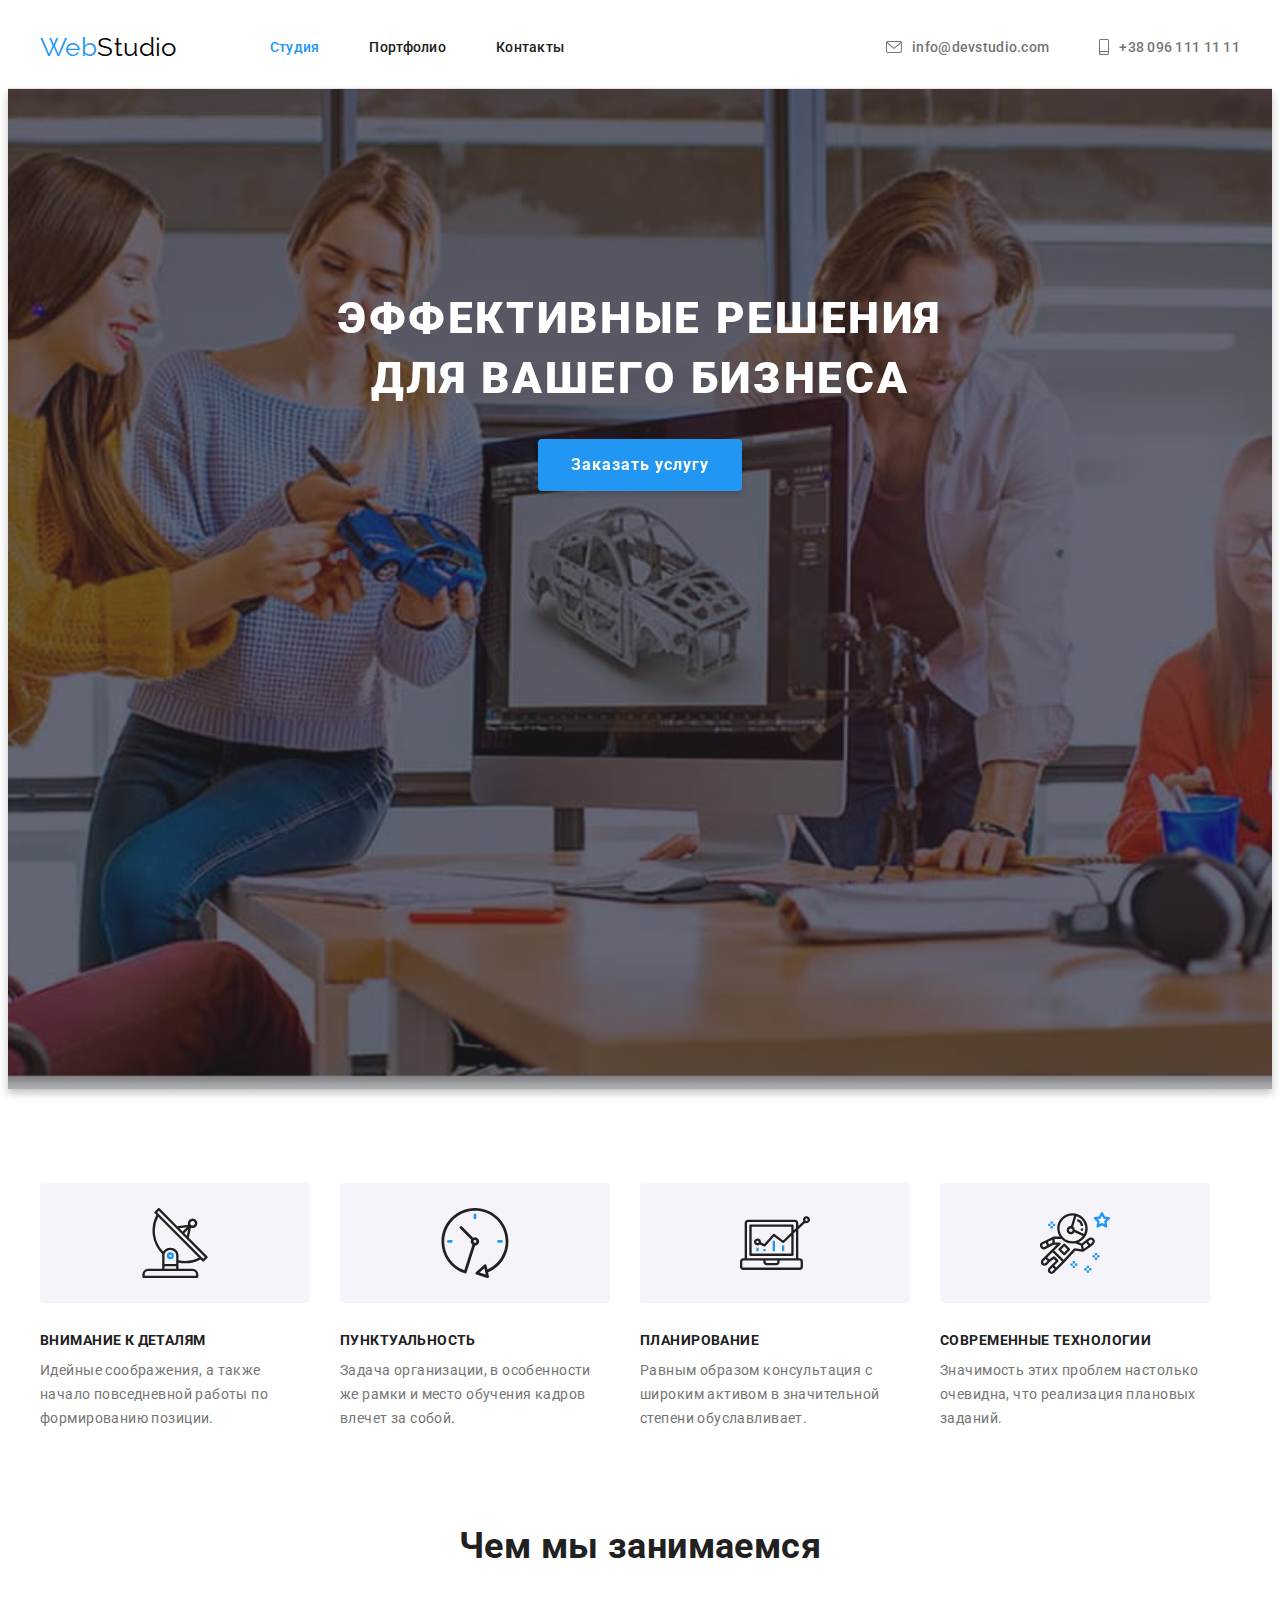
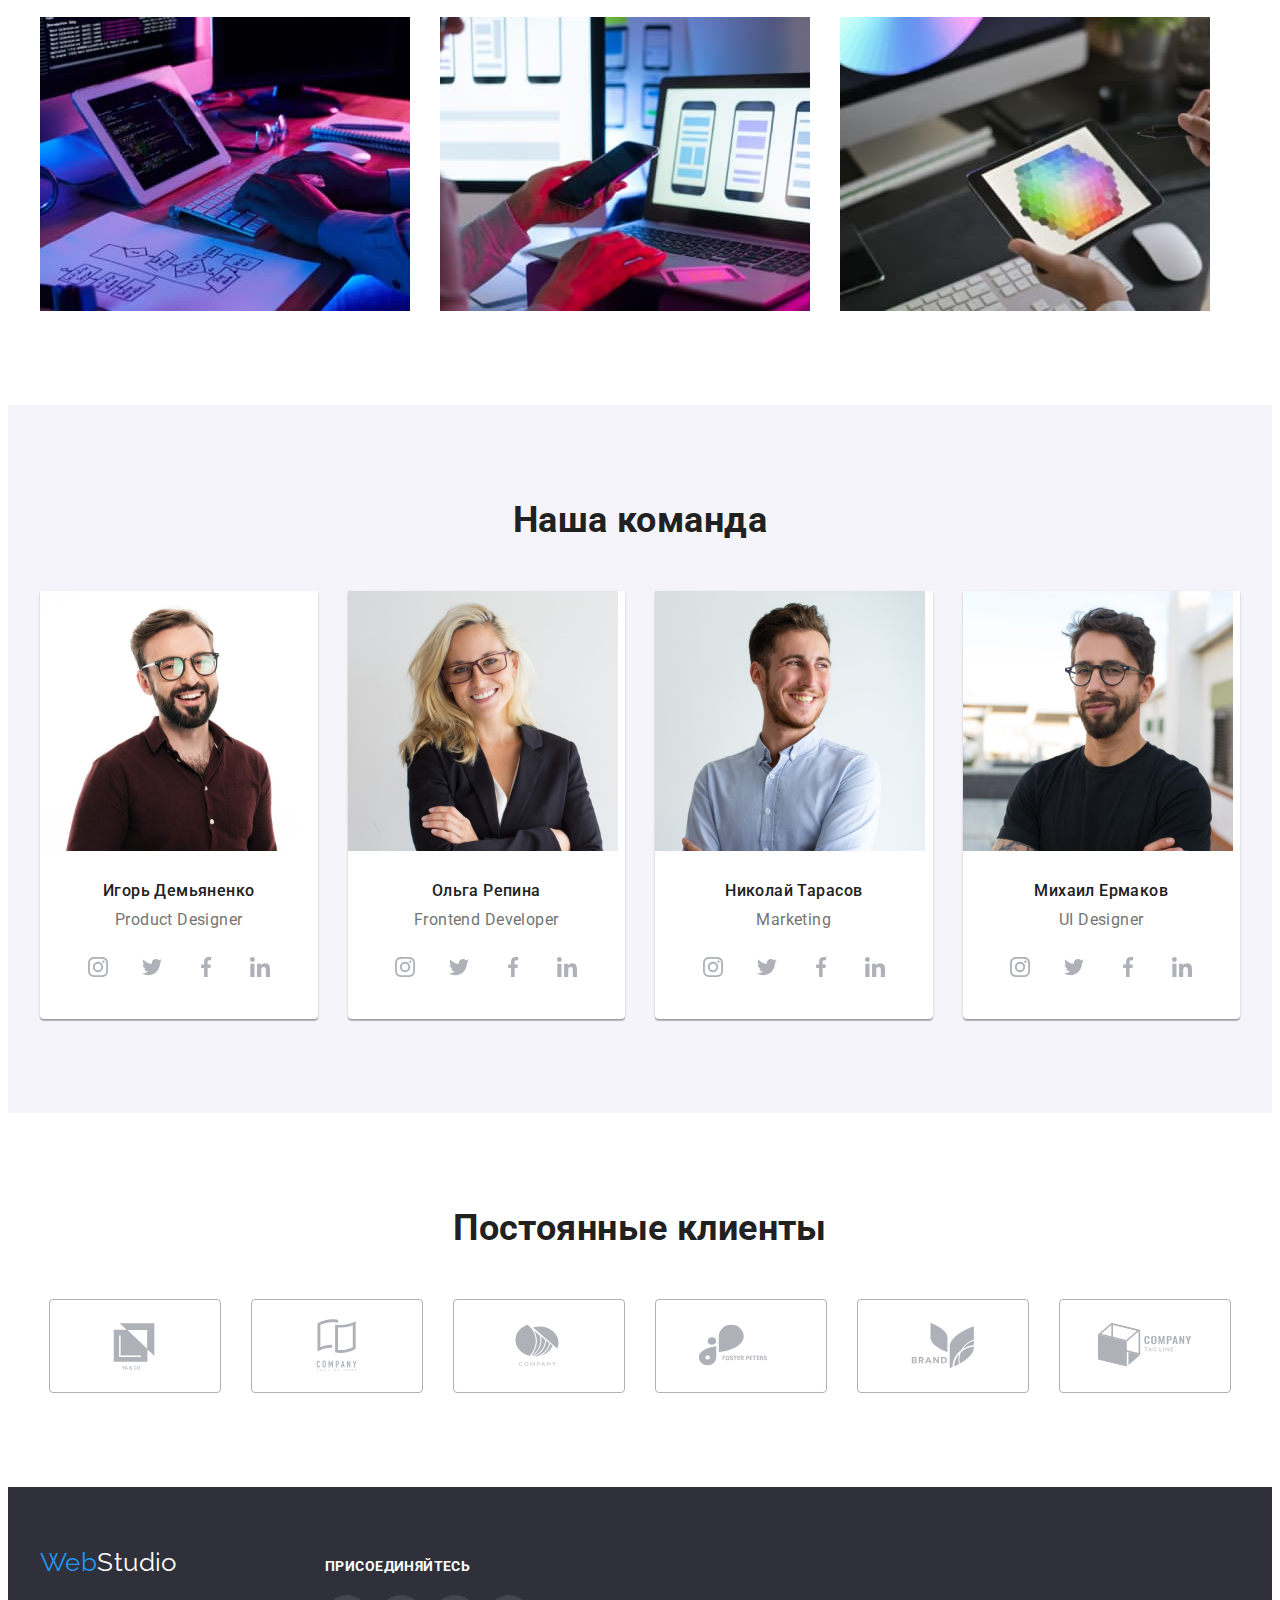
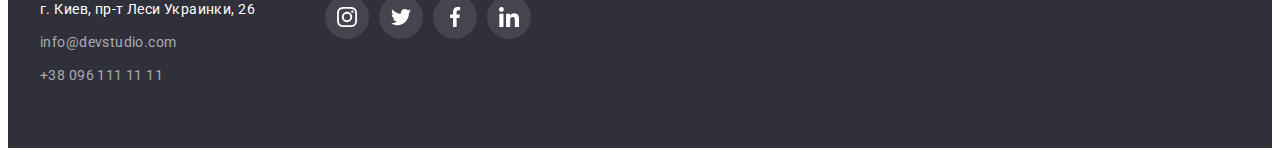
<file: index.html>
<!DOCTYPE html>
<html lang="ru">
  <head>
    <meta charset="UTF-8" />
    <meta http-equiv="X-UA-Compatible" content="IE=edge" />
    <meta name="viewport" content="width=device-width, initial-scale=1.0" />
    <title>WebStudio</title>
    <link rel="preconnect" href="https://fonts.googleapis.com" />
    <link rel="preconnect" href="https://fonts.gstatic.com" crossorigin />
    <link
      href="https://fonts.googleapis.com/css2?family=Raleway:wght@700&family=Roboto:wght@400;500;700;900&display=swap"
      rel="stylesheet"
    />
    <link
      rel="stylesheet"
      href="https://cdnjs.cloudflare.com/ajax/libs/modern-normalize/1.1.0/modern-normalize.min.css"
      integrity="sha512-wpPYUAdjBVSE4KJnH1VR1HeZfpl1ub8YT/NKx4PuQ5NmX2tKuGu6U/JRp5y+Y8XG2tV+wKQpNHVUX03MfMFn9Q=="
      crossorigin="anonymous"
      referrerpolicy="no-referrer"
    />
    <link rel="stylesheet" href="./css/styles.css" />
  </head>
  <body>
    <!-- Шапка -->
    <header class="header">
      <div class="container main">
        <nav class="main-nav">
          <a href="./index.html" class="header-logo"><span class="logo-part">Web</span>Studio</a>
          <ul class="header-nav list">
            <li class="item"><a href="./index.html" class="link current">Студия</a></li>
            <li class="item"><a href="./portfolio.html" class="link">Портфолио</a></li>
            <li class="item"><a href="" class="link">Контакты</a></li>
          </ul>
        </nav>
        <ul class="header-contacts list">
          <li class="item">
            <a href="mailto:info@devstudio.com" class="link">
              <svg class="header-icon" width="16" height="12">
                <use href="./images/icons.svg#icon-envelope"></use></svg
              >info@devstudio.com</a
            >
          </li>
          <li class="item">
            <a href="tel:+380961111111" class="link"
              ><svg class="header-icon" width="10" height="16">
                <use href="./images/icons.svg#icon-smartphone"></use></svg
              >+38 096 111 11 11</a
            >
          </li>
        </ul>
      </div>
    </header>
    <main>
      <!-- Герой -->
      <section class="hero">
        <div class="container">
          <h1 class="hero-title">Эффективные решения для вашего бизнеса</h1>
          <button type="button" class="button-primary">Заказать услугу</button>
        </div>
      </section>
      <!-- Преимущества -->
      <section class="section">
        <div class="container">
          <h2 class="visually-hidden">Преимущества</h2>
          <ul class="feature-list list">
            <li class="item">
              <div class="features-icon-box">
                <svg class="features-icon" width="70" height="70">
                  <use href="./images/icons.svg#icon-antenna"></use>
                </svg>
              </div>
              <h3 class="title">Внимание к деталям</h3>
              <p>
                Идейные соображения, а также начало повседневной работы по формированию позиции.
              </p>
            </li>
            <li class="item">
              <div class="features-icon-box">
                <svg class="features-icon" width="70" height="70">
                  <use href="./images/icons.svg#icon-clock"></use>
                </svg>
              </div>
              <h3 class="title">Пунктуальность</h3>
              <p>
                Задача организации, в особенности же рамки и место обучения кадров влечет за собой.
              </p>
            </li>
            <li class="item">
              <div class="features-icon-box">
                <svg class="features-icon" width="70" height="70">
                  <use href="./images/icons.svg#icon-diagram"></use>
                </svg>
              </div>
              <h3 class="title">Планирование</h3>
              <p>
                Равным образом консультация с широким активом в значительной степени обуславливает.
              </p>
            </li>
            <li class="item">
              <div class="features-icon-box">
                <svg class="features-icon" width="70" height="70">
                  <use href="./images/icons.svg#icon-astronaut"></use>
                </svg>
              </div>
              <h3 class="title">Современные технологии</h3>
              <p>Значимость этих проблем настолько очевидна, что реализация плановых заданий.</p>
            </li>
          </ul>
        </div>
      </section>
      <!-- Чем мы занимаемся -->
      <section class="section work">
        <div class="container">
          <h2 class="section-title">Чем мы занимаемся</h2>
          <ul class="work-list list">
            <li class="item"><img src="./images/img1.jpg" alt="вёрстка" width="370" /></li>
            <li class="item"><img src="./images/img2.jpg" alt="дизайн" width="370" /></li>
            <li class="item">
              <img src="./images/img3.jpg" alt="внешнее оформление" width="370" />
            </li>
          </ul>
        </div>
      </section>
      <!-- Наша команда -->
      <section class="section team">
        <div class="container">
          <h2 class="section-title">Наша команда</h2>
          <ul class="team-list list">
            <li class="item">
              <img src="./images/photo1.jpg" alt="Игорь Демьяненко" width="270" />
              <div class="employee">
                <h3 class="title">Игорь Демьяненко</h3>
                <p>Product Designer</p>
                <ul class="sn-list list">
                  <li>
                    <a href="#" class="sn-link"
                      ><svg class="team-icon" width="20" height="20">
                        <use href="./images/icons.svg#icon-instagram"></use></svg
                    ></a>
                  </li>
                  <li>
                    <a href="#" class="sn-link"
                      ><svg class="team-icon" width="20" height="20">
                        <use href="./images/icons.svg#icon-twitter"></use></svg
                    ></a>
                  </li>
                  <li>
                    <a href="#" class="sn-link"
                      ><svg class="team-icon" width="20" height="20">
                        <use href="./images/icons.svg#icon-facebook"></use></svg
                    ></a>
                  </li>
                  <li>
                    <a href="#" class="sn-link"
                      ><svg class="team-icon" width="20" height="20">
                        <use href="./images/icons.svg#icon-linkedin"></use></svg
                    ></a>
                  </li>
                </ul>
              </div>
            </li>
            <li class="item">
              <img src="./images/photo2.jpg" alt="Ольга Репина" width="270" />
              <div class="employee">
                <h3 class="title">Ольга Репина</h3>
                <p>Frontend Developer</p>
                <ul class="sn-list list">
                  <li>
                    <a href="#" class="sn-link"
                      ><svg class="team-icon" width="20" height="20">
                        <use href="./images/icons.svg#icon-instagram"></use></svg
                    ></a>
                  </li>
                  <li>
                    <a href="#" class="sn-link"
                      ><svg class="team-icon" width="20" height="20">
                        <use href="./images/icons.svg#icon-twitter"></use></svg
                    ></a>
                  </li>
                  <li>
                    <a href="#" class="sn-link"
                      ><svg class="team-icon" width="20" height="20">
                        <use href="./images/icons.svg#icon-facebook"></use></svg
                    ></a>
                  </li>
                  <li>
                    <a href="#" class="sn-link"
                      ><svg class="team-icon" width="20" height="20">
                        <use href="./images/icons.svg#icon-linkedin"></use></svg
                    ></a>
                  </li>
                </ul>
              </div>
            </li>
            <li class="item">
              <img src="./images/photo3.jpg" alt="Николай Тарасов" width="270" />
              <div class="employee">
                <h3 class="title">Николай Тарасов</h3>
                <p>Marketing</p>
                <ul class="sn-list list">
                  <li>
                    <a href="#" class="sn-link"
                      ><svg class="team-icon" width="20" height="20">
                        <use href="./images/icons.svg#icon-instagram"></use></svg
                    ></a>
                  </li>
                  <li>
                    <a href="#" class="sn-link"
                      ><svg class="team-icon" width="20" height="20">
                        <use href="./images/icons.svg#icon-twitter"></use></svg
                    ></a>
                  </li>
                  <li>
                    <a href="#" class="sn-link"
                      ><svg class="team-icon" width="20" height="20">
                        <use href="./images/icons.svg#icon-facebook"></use></svg
                    ></a>
                  </li>
                  <li>
                    <a href="#" class="sn-link"
                      ><svg class="team-icon" width="20" height="20">
                        <use href="./images/icons.svg#icon-linkedin"></use></svg
                    ></a>
                  </li>
                </ul>
              </div>
            </li>
            <li class="item">
              <img src="./images/photo4.jpg" alt="Михаил Ермаков" width="270" />
              <div class="employee">
                <h3 class="title">Михаил Ермаков</h3>
                <p>UI Designer</p>
                <ul class="sn-list list">
                  <li>
                    <a href="#" class="sn-link"
                      ><svg class="team-icon" width="20" height="20">
                        <use href="./images/icons.svg#icon-instagram"></use></svg
                    ></a>
                  </li>
                  <li>
                    <a href="#" class="sn-link"
                      ><svg class="team-icon" width="20" height="20">
                        <use href="./images/icons.svg#icon-twitter"></use></svg
                    ></a>
                  </li>
                  <li>
                    <a href="#" class="sn-link"
                      ><svg class="team-icon" width="20" height="20">
                        <use href="./images/icons.svg#icon-facebook"></use></svg
                    ></a>
                  </li>
                  <li>
                    <a href="#" class="sn-link"
                      ><svg class="team-icon" width="20" height="20">
                        <use href="./images/icons.svg#icon-linkedin"></use></svg
                    ></a>
                  </li>
                </ul>
              </div>
            </li>
          </ul>
        </div>
      </section>
      <section class="section">
        <div class="container">
          <h2 class="section-title">Постоянные клиенты</h2>
          <ul class="clients-list list">
            <li class="clients-list-item">
              <a href="#" class="clients-link"
                ><svg class="clients-icon" width="106" height="60">
                  <use href="./images/icons.svg#icon-client1"></use></svg
              ></a>
            </li>
            <li class="clients-list-item">
              <a href="#" class="clients-link"
                ><svg class="clients-icon" width="106" height="60">
                  <use href="./images/icons.svg#icon-client2"></use></svg
              ></a>
            </li>
            <li class="clients-list-item">
              <a href="#" class="clients-link"
                ><svg class="clients-icon" width="106" height="60">
                  <use href="./images/icons.svg#icon-client3"></use></svg
              ></a>
            </li>
            <li class="clients-list-item">
              <a href="#" class="clients-link"
                ><svg class="clients-icon" width="106" height="60">
                  <use href="./images/icons.svg#icon-client4"></use></svg
              ></a>
            </li>
            <li class="clients-list-item">
              <a href="#" class="clients-link"
                ><svg class="clients-icon" width="106" height="60">
                  <use href="./images/icons.svg#icon-client5"></use></svg
              ></a>
            </li>
            <li class="clients-list-item">
              <a href="#" class="clients-link"
                ><svg class="clients-icon" width="106" height="60">
                  <use href="./images/icons.svg#icon-client6"></use></svg
              ></a>
            </li>
          </ul>
        </div>
      </section>
    </main>
    <!-- Подвал -->
    <footer class="footer">
      <div class="container footer-full">
        <div>
          <a href="./index.html" class="footer-logo"><span class="logo-part">Web</span>Studio</a>
          <address class="address">
            <ul class="list">
              <li class="item">
                <a
                  href="https://goo.gl/maps/SSPjzbEgwxRzzAgQ6"
                  target="_blank"
                  rel="noopener noreferrer nofollow"
                  class="address-map"
                  >г. Киев, пр-т Леси Украинки, 26</a
                >
              </li>
              <li class="item">
                <a href="mailto:info@devstudio.com" class="footer-contacts">info@devstudio.com</a>
              </li>
              <li class="item">
                <a href="tel:+380961111111" class="footer-contacts">+38 096 111 11 11</a>
              </li>
            </ul>
          </address>
        </div>

        <div class="join">
          <b class="join-title">Присоединяйтесь</b>
          <ul class="join-list list">
            <li>
              <a href="#" class="join-link"
                ><svg class="join-icon" width="20" height="20">
                  <use href="./images/icons.svg#icon-instagram"></use></svg
              ></a>
            </li>
            <li>
              <a href="#" class="join-link"
                ><svg class="join-icon" width="20" height="20">
                  <use href="./images/icons.svg#icon-twitter"></use></svg
              ></a>
            </li>
            <li>
              <a href="#" class="join-link"
                ><svg class="join-icon" width="20" height="20">
                  <use href="./images/icons.svg#icon-facebook"></use></svg
              ></a>
            </li>
            <li>
              <a href="#" class="join-link"
                ><svg class="join-icon" width="20" height="20">
                  <use href="./images/icons.svg#icon-linkedin"></use></svg
              ></a>
            </li>
          </ul>
        </div>
      </div>
    </footer>
  </body>
</html>
</file>
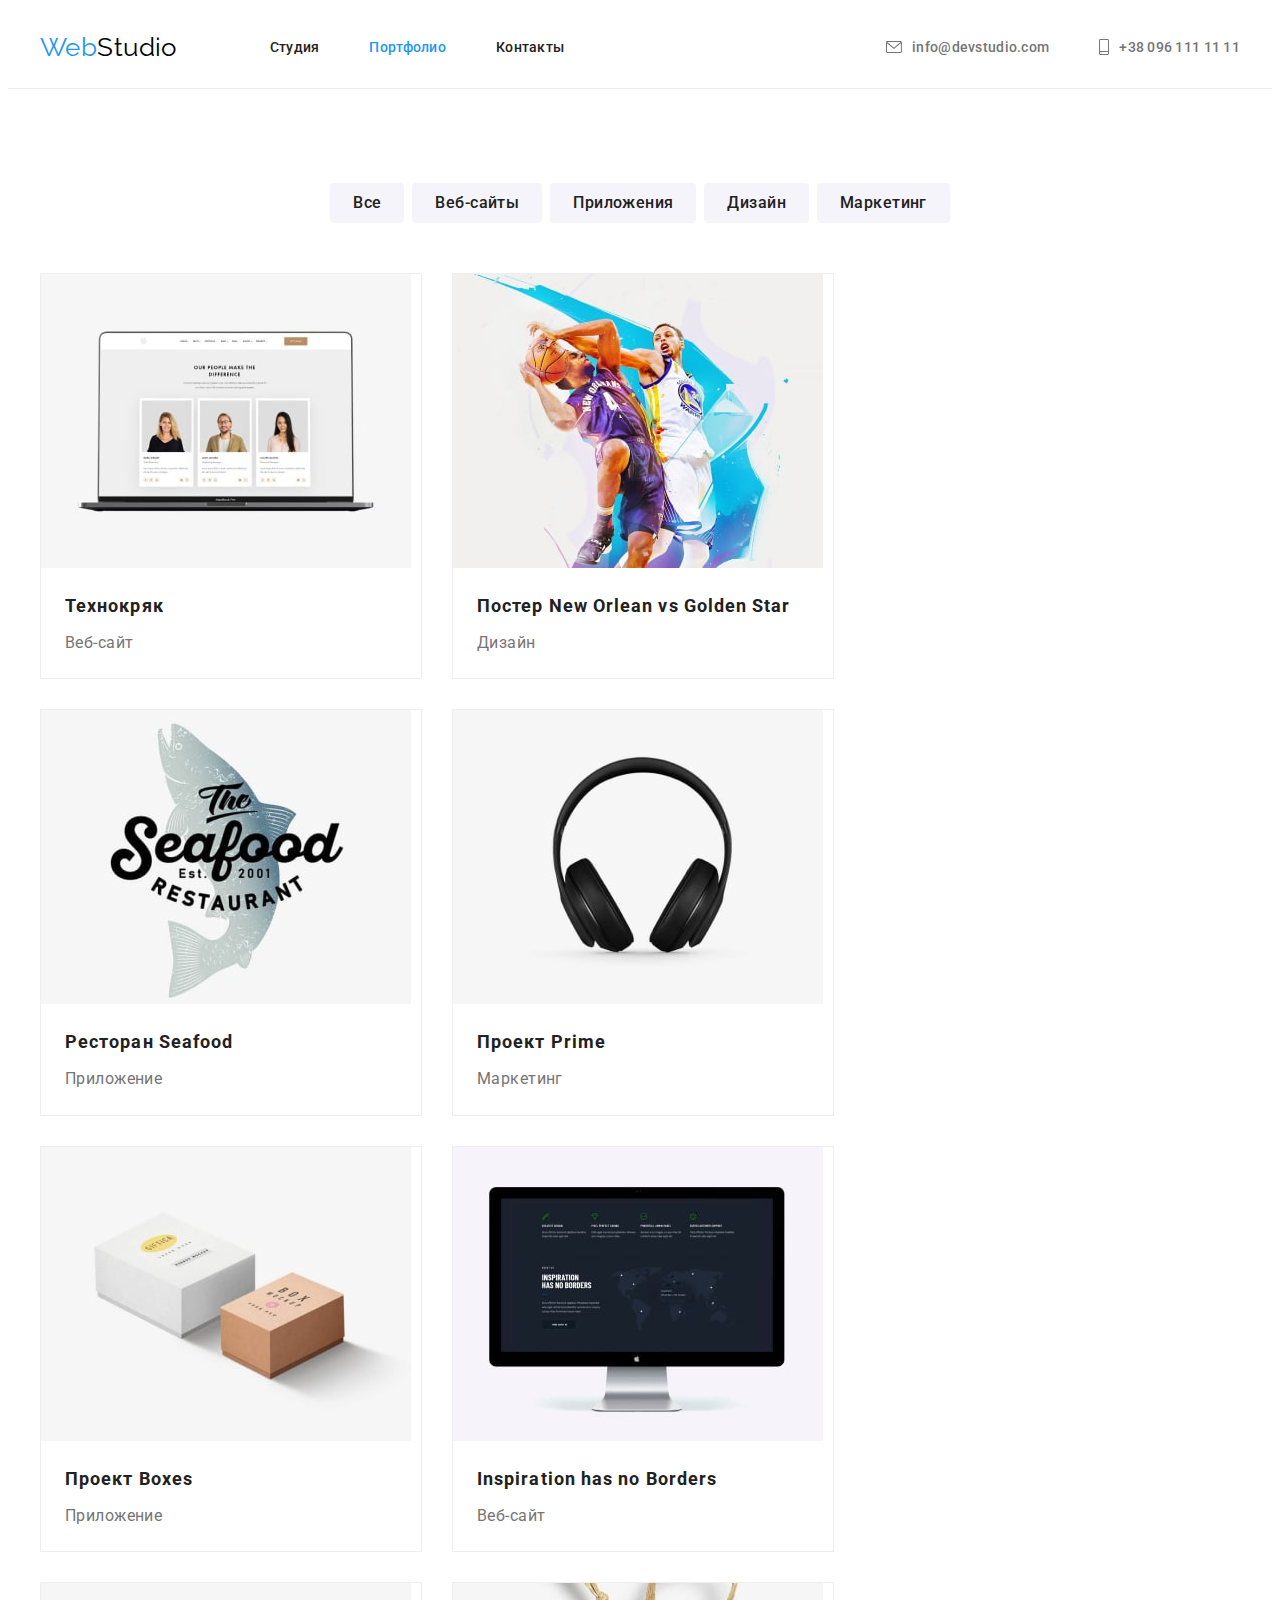
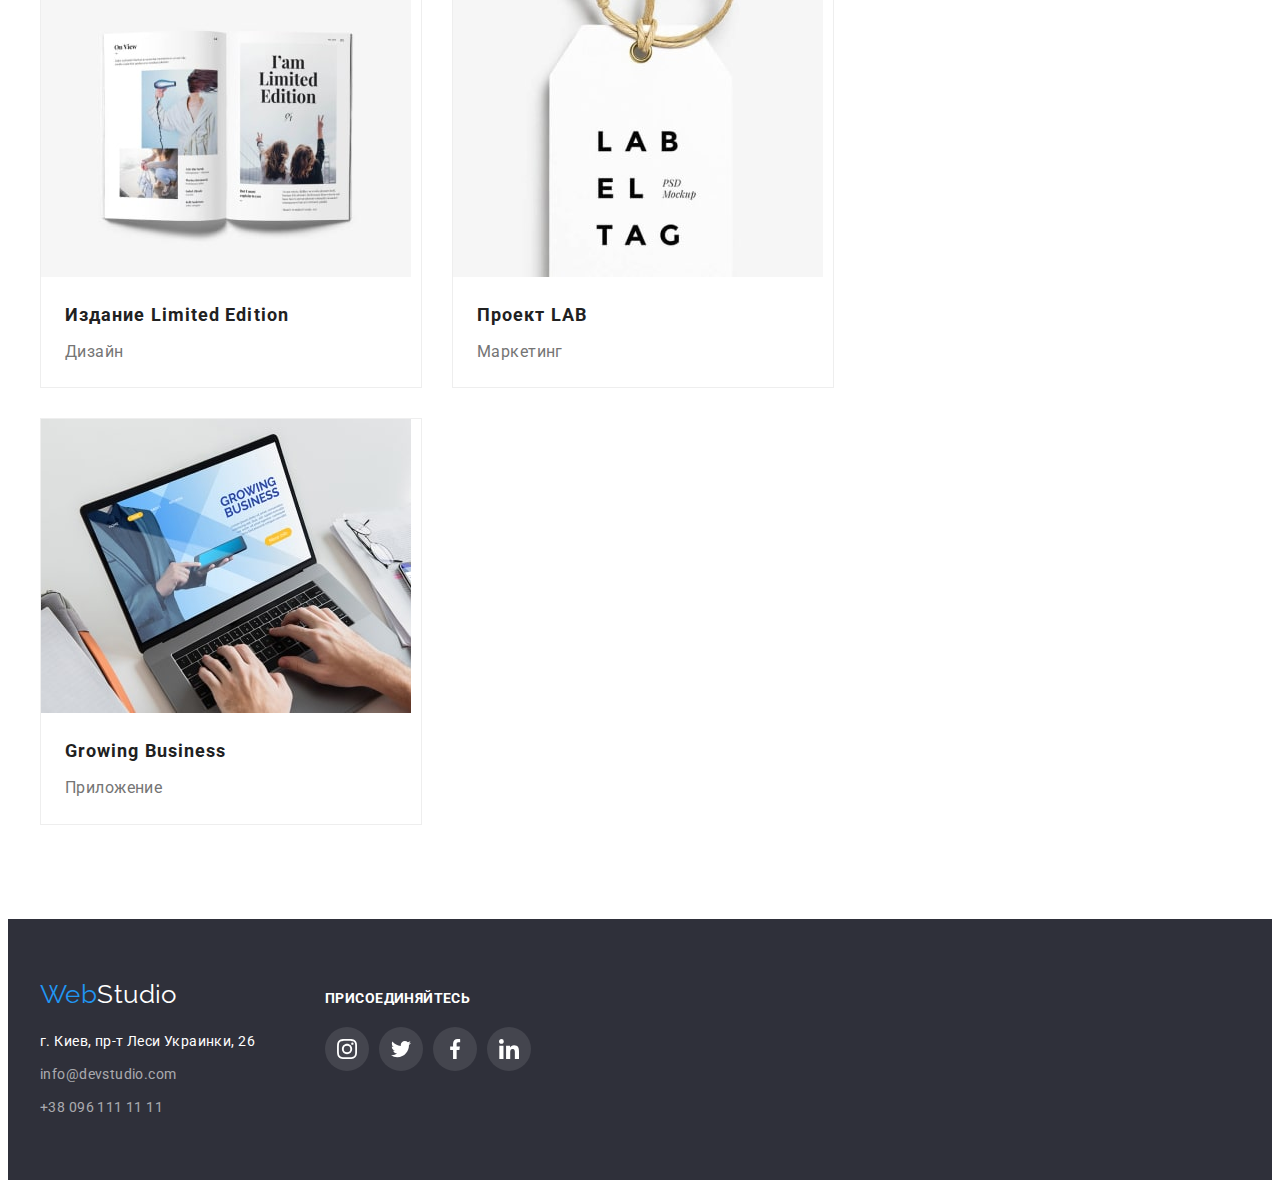
<file: portfolio.html>
<!DOCTYPE html>
<html lang="ru">
  <head>
    <meta charset="UTF-8" />
    <meta http-equiv="X-UA-Compatible" content="IE=edge" />
    <meta name="viewport" content="width=device-width, initial-scale=1.0" />
    <title>WebStudio</title>
    <link rel="preconnect" href="https://fonts.googleapis.com" />
    <link rel="preconnect" href="https://fonts.gstatic.com" crossorigin />
    <link
      href="https://fonts.googleapis.com/css2?family=Raleway:wght@700&family=Roboto:wght@400;500;700;900&display=swap"
      rel="stylesheet"
    />
    <link
      rel="stylesheet"
      href="https://cdnjs.cloudflare.com/ajax/libs/modern-normalize/1.1.0/modern-normalize.min.css"
      integrity="sha512-wpPYUAdjBVSE4KJnH1VR1HeZfpl1ub8YT/NKx4PuQ5NmX2tKuGu6U/JRp5y+Y8XG2tV+wKQpNHVUX03MfMFn9Q=="
      crossorigin="anonymous"
      referrerpolicy="no-referrer"
    />
    <link rel="stylesheet" href="./css/styles.css" />
  </head>
  <body>
    <!-- Шапка -->
    <header class="header">
      <div class="container main">
        <nav class="main-nav">
          <a href="./index.html" class="header-logo"><span class="logo-part">Web</span>Studio</a>
          <ul class="header-nav list">
            <li class="item"><a href="./index.html" class="link">Студия</a></li>
            <li class="item"><a href="./portfolio.html" class="link current">Портфолио</a></li>
            <li class="item"><a href="" class="link">Контакты</a></li>
          </ul>
        </nav>
        <ul class="header-contacts list">
          <li class="item">
            <a href="mailto:info@devstudio.com" class="link">
              <svg class="header-icon" width="16" height="12">
                <use href="./images/icons.svg#icon-envelope"></use></svg
              >info@devstudio.com</a
            >
          </li>
          <li class="item">
            <a href="tel:+380961111111" class="link"
              ><svg class="header-icon" width="10" height="16">
                <use href="./images/icons.svg#icon-smartphone"></use></svg
              >+38 096 111 11 11</a
            >
          </li>
        </ul>
      </div>
    </header>
    <main>
      <!-- Примеры работ -->
      <section class="portfolio section">
        <div class="container">
          <h1 class="visually-hidden">Наши проекты</h1>
          <ul class="buttons-list list">
            <li class="item"><button type="button" class="button-secondary">Все</button></li>
            <li class="item"><button type="button" class="button-secondary">Веб-сайты</button></li>
            <li class="item"><button type="button" class="button-secondary">Приложения</button></li>
            <li class="item"><button type="button" class="button-secondary">Дизайн</button></li>
            <li class="item"><button type="button" class="button-secondary">Маркетинг</button></li>
          </ul>
          <ul class="portfolio-list list">
            <li class="exapmles">
              <a href="#" class="examples-link">
                <img src="./images/example1.jpg" alt="Технокряк" width="370" />
                <div class="work-example">
                  <h2 class="portfolio-title">Технокряк</h2>
                  <p class="portfolio-text">Веб-сайт</p>
                </div>
              </a>
            </li>
            <li class="exapmles">
              <a href="#" class="examples-link">
                <img
                  src="./images/example2.jpg"
                  alt="Постер New Orlean vs Golden Star"
                  width="370"
                />
                <div class="work-example">
                  <h2 class="portfolio-title">Постер New Orlean vs Golden Star</h2>
                  <p class="portfolio-text">Дизайн</p>
                </div>
              </a>
            </li>
            <li class="exapmles">
              <a href="#" class="examples-link">
                <img src="./images/example3.jpg" alt="Ресторан Seafood" width="370" />
                <div class="work-example">
                  <h2 class="portfolio-title">Ресторан Seafood</h2>
                  <p class="portfolio-text">Приложение</p>
                </div>
              </a>
            </li>
            <li class="exapmles">
              <a href="#" class="examples-link">
                <img src="./images/example4.jpg" alt="Проект Prime" width="370" />
                <div class="work-example">
                  <h2 class="portfolio-title">Проект Prime</h2>
                  <p class="portfolio-text">Маркетинг</p>
                </div>
              </a>
            </li>
            <li class="exapmles">
              <a href="#" class="examples-link">
                <img src="./images/example5.jpg" alt="Проект Boxes" width="370" />
                <div class="work-example">
                  <h2 class="portfolio-title">Проект Boxes</h2>
                  <p class="portfolio-text">Приложение</p>
                </div>
              </a>
            </li>
            <li class="exapmles">
              <a href="#" class="examples-link">
                <img src="./images/example6.jpg" alt="Inspiration has no Borders" width="370" />
                <div class="work-example">
                  <h2 class="portfolio-title">Inspiration has no Borders</h2>
                  <p class="portfolio-text">Веб-сайт</p>
                </div>
              </a>
            </li>
            <li class="exapmles">
              <a href="#" class="examples-link">
                <img src="./images/example7.jpg" alt="Издание Limited Edition" width="370" />
                <div class="work-example">
                  <h2 class="portfolio-title">Издание Limited Edition</h2>
                  <p class="portfolio-text">Дизайн</p>
                </div>
              </a>
            </li>
            <li class="exapmles">
              <a href="#" class="examples-link">
                <img src="./images/example8.jpg" alt="Проект LAB" width="370" />
                <div class="work-example">
                  <h2 class="portfolio-title">Проект LAB</h2>
                  <p class="portfolio-text">Маркетинг</p>
                </div>
              </a>
            </li>
            <li class="exapmles">
              <a href="#" class="examples-link">
                <img src="./images/example9.jpg" alt="Growing Business" width="370" />
                <div class="work-example">
                  <h2 class="portfolio-title">Growing Business</h2>
                  <p class="portfolio-text">Приложение</p>
                </div>
              </a>
            </li>
          </ul>
        </div>
      </section>
    </main>
    <!-- Подвал -->
    <footer class="footer">
      <div class="container footer-full">
        <div>
          <a href="./index.html" class="footer-logo"><span class="logo-part">Web</span>Studio</a>
          <address class="address">
            <ul class="list">
              <li class="item">
                <a
                  href="https://goo.gl/maps/SSPjzbEgwxRzzAgQ6"
                  target="_blank"
                  rel="noopener noreferrer nofollow"
                  class="address-map"
                  >г. Киев, пр-т Леси Украинки, 26</a
                >
              </li>
              <li class="item">
                <a href="mailto:info@devstudio.com" class="footer-contacts">info@devstudio.com</a>
              </li>
              <li class="item">
                <a href="tel:+380961111111" class="footer-contacts">+38 096 111 11 11</a>
              </li>
            </ul>
          </address>
        </div>

        <div class="join">
          <b class="join-title">Присоединяйтесь</b>
          <ul class="join-list list">
            <li>
              <a href="#" class="join-link"
                ><svg class="join-icon" width="20" height="20">
                  <use href="./images/icons.svg#icon-instagram"></use></svg
              ></a>
            </li>
            <li>
              <a href="#" class="join-link"
                ><svg class="join-icon" width="20" height="20">
                  <use href="./images/icons.svg#icon-twitter"></use></svg
              ></a>
            </li>
            <li>
              <a href="#" class="join-link"
                ><svg class="join-icon" width="20" height="20">
                  <use href="./images/icons.svg#icon-facebook"></use></svg
              ></a>
            </li>
            <li>
              <a href="#" class="join-link"
                ><svg class="join-icon" width="20" height="20">
                  <use href="./images/icons.svg#icon-linkedin"></use></svg
              ></a>
            </li>
          </ul>
        </div>
      </div>
    </footer>
  </body>
</html>
</file>
<file: css/styles.css>
/* 
цвет заголовков #212121
цвет текста #757575 
цвет акцента #2196F3
футер бекграунд #2F303A
футер контакты rgba(255, 255, 255, 0.6)
команда бекграунд #F5F4FA


/* #EEEEEE
#000000
#F5F4FA
rgba(255, 255, 255, 0.6)
#2F303A
#ECECEC */

:root {
  --primary-text-color: #757575;
  --title-text-color: #212121;
  --accent-color: #2196f3;
  --primary-white-color: #ffffff;
  --primary-black-color: #000000;
  --secondary-bg-color: #f5f4fa;
  --footer-bg-color: #2f303a;
  --main-btn-hover-color: #188ce8;
  --footer-contacts-color: rgba(255, 255, 255, 0.6);
  --examples-border-color: #eeeeee;
  --header-border-color: #ececec;
  --main-font-family: 'Roboto', sans-serif;
  --secindary-font-family: 'Raleway', sans-serif;
  --icon-color: #afb1b8;
}

p,
h1,
h2,
h3,
h4,
h5,
h6 {
  margin: 0;
}

ul {
  margin: 0;
  padding-left: 0;
}

img {
  display: block;
  max-width: 100%;
  height: auto;
}

body {
  background-color: var(--primary-white-color);
  color: var(--primary-text-color);

  font-family: var(--main-font-family);
  font-size: 14px;
  letter-spacing: 0.03em;
}

.list {
  list-style: none;
}

.link {
  text-decoration: none;
}

.container {
  width: 1200px;
  padding-left: 15px;
  padding-right: 15px;
  margin: 0 auto;

  /* outline: 2px solid yellow; */
}
/* .link {
  display: inline-block;
  padding: 16px 32px;

  border-radius: 3px;
  background-color: teal;
  color: white;

  font-family: sans-serif;
  font-size: 14px;
  text-decoration: none;
  text-transform: uppercase;
  font-weight: 700;
} */

/* Header */

.header {
  padding-top: 24px;
  padding-bottom: 25px;
  border-bottom: 1px solid var(--header-border-color);
}

.main {
  display: flex;
  align-items: center;
}

.main-nav {
  display: flex;
}

/* Logo */

.header-logo {
  margin-right: 93px;

  color: var(--primary-black-color);
  text-decoration: none;
  font-family: var(--secindary-font-family);
  font-size: 26px;
  line-height: 1.19;
}

.logo-part {
  color: var(--accent-color);
}

/* Navigation */

.header-nav {
  display: flex;
  align-items: center;
}

/* .header-nav .item {
  outline: 1px solid red;
} */

.header-nav .item + .item {
  margin-left: 50px;
}

.header-nav .link {
  padding-top: 32px;
  padding-bottom: 32px;

  color: var(--title-text-color);
  font-weight: 500;
  font-size: 14px;
  line-height: 1.14;
  letter-spacing: 0.02em;
}

.header-nav .link:hover,
.header-nav .link:focus {
  color: var(--accent-color);
}

.header-nav .link.current {
  color: var(--accent-color);
}

/*  Header contacts */

.header-contacts {
  display: flex;
  align-items: center;
  margin-left: auto;
}

.header-contacts .item + .item {
  margin-left: 50px;
}

.header-contacts .link {
  color: var(--primary-text-color);
  font-weight: 500;
  font-size: 14px;
  line-height: 1.14px;
  letter-spacing: 0.02em;
  display: flex;
  align-items: center;
  justify-content: center;
  gap: 10px;
}

.header-contacts .link:hover,
.header-contacts .link:focus {
  color: var(--accent-color);
}

.header-icon {
  fill: var(--primary-text-color);
}

.header-contacts .link:hover .header-icon {
  fill: var(--accent-color);
}

/* Hero */

.hero {
  text-align: center;
  padding-top: 200px;
  padding-bottom: 200px;
  background-color: #c4c4c4;
  background-image: linear-gradient(to right, rgba(47, 48, 58, 0.4), rgba(47, 48, 58, 0.4)),
    url(../images/hero-bg.jpg);
  height: 600px;
  max-width: 1600px;
  margin: 0 auto;
  filter: drop-shadow(0px 4px 4px rgba(0, 0, 0, 0.25));
  background-repeat: no-repeat;
  background-size: cover;
  background-position: center;
}

.hero-title {
  color: var(--primary-white-color);
  font-weight: 900;
  font-size: 44px;
  line-height: 1.36;
  letter-spacing: 0.06em;
  text-transform: uppercase;
  max-width: 696px;
  margin: 0 auto 30px;
}

/* Buttons */

button {
  font-size: 16px;
  font-family: inherit;
  border: 1px solid transparent;
  border-radius: 4px;

  cursor: pointer;
}

.button-primary {
  font-weight: 700;
  line-height: 1.9;
  letter-spacing: 0.06em;
  background-color: var(--accent-color);
  color: var(--primary-white-color);
  padding: 10px 32px;
  box-shadow: 0px 4px 4px rgba(0, 0, 0, 0.15);
}

.button-primary:hover,
.button-primary:focus {
  background-color: var(--main-btn-hover-color);
}

.button-secondary {
  font-weight: 500;
  line-height: 1.62;
  letter-spacing: inherit;
  background-color: var(--secondary-bg-color);
  color: var(--title-text-color);
  padding: 6px 22px;
}

.button-secondary:hover,
.button-secondary:focus {
  background-color: var(--accent-color);
  color: var(--primary-white-color);
  box-shadow: 0px 3px 1px rgba(0, 0, 0, 0.1), 0px 1px 2px rgba(0, 0, 0, 0.08),
    0px 2px 2px rgba(0, 0, 0, 0.12);
}

/* Features */

.section {
  padding-top: 94px;
  padding-bottom: 94px;
}

.visually-hidden {
  position: absolute;
  white-space: nowrap;
  width: 1px;
  height: 1px;
  overflow: hidden;
  border: 0;
  padding: 0;
  clip: rect(0 0 0 0);
  clip-path: inset(50%);
  margin: -1px;
}

.feature-list {
  display: flex;
}

.feature-list .item {
  max-width: 270px;
}

.features-icon-box {
  width: 270px;
  height: 120px;
  background-color: var(--secondary-bg-color);
  border-radius: 4px;
  display: flex;
  justify-content: center;
  align-items: center;
  margin-bottom: 30px;
}

.feature-list .item + .item {
  margin-left: 30px;
}

.section-title {
  color: var(--title-text-color);
  font-size: 36px;
  line-height: 1.17;
  text-align: center;
  margin-bottom: 50px;
}

.feature-list .title {
  color: var(--title-text-color);
  font-size: 14px;
  line-height: 1.14;
  text-transform: uppercase;
  margin-bottom: 10px;
}

.feature-list p {
  line-height: 1.71;
}

/* Work */

.section.work {
  padding-top: 0;
}

.work-list {
  display: flex;
  column-gap: 30px;
}

/* .work-list .item + .item {
  margin-left: 30px;
} */

/* Team */

.section.team {
  background-color: var(--secondary-bg-color);
}

.team-list {
  display: flex;
  column-gap: 30px;
}

/* .team-list .item + .item {
  margin-left: 30px;
} */

.section.team li.item {
  width: calc((100% - 90px) / 4);
  background-color: var(--primary-white-color);
  font-size: 16px;
  line-height: 1.19;
  text-align: center;
  box-shadow: 0px 1px 3px rgba(0, 0, 0, 0.12), 0px 1px 1px rgba(0, 0, 0, 0.14),
    0px 2px 1px rgba(0, 0, 0, 0.2);
  border-radius: 0px 0px 4px 4px;
}

.team-list .title {
  color: var(--title-text-color);
  font-weight: 500;
  font-size: 16px;
  line-height: 1.19;
  margin-bottom: 10px;
}

.employee {
  padding-top: 30px;
  padding-bottom: 30px;
}

.sn-list {
  display: flex;
  column-gap: 10px;
  margin-top: 16px;
  justify-content: center;
}

.sn-link {
  display: flex;
  width: 44px;
  height: 44px;
  border-radius: 50%;
  background-color: var(--primary-white-color);
  align-items: center;
  justify-content: center;
  color: var(--icon-color);
}

.sn-link:hover,
.sn-link:focus {
  background-color: var(--accent-color);
  color: var(--primary-white-color);
}

.team-icon {
  fill: currentColor;
}

/* Clients */

.clients-list {
  display: flex;
  gap: 30px;
  justify-content: center;
}

.clients-link {
  display: flex;
  width: 170px;
  height: 92px;
  border: 1px solid var(--icon-color);
  border-radius: 4px;
  align-items: center;
  justify-content: center;
  color: var(--icon-color);
}

.clients-icon {
  fill: currentColor;
}

.clients-link:hover,
.clients-link:focus {
  border-color: var(--accent-color);
  color: var(--accent-color);
}

/* Footer */

.footer {
  background-color: var(--footer-bg-color);
  padding-top: 60px;
  padding-bottom: 60px;
}

.footer-full {
  display: flex;
  gap: 70px;
  align-items: baseline;
}

.footer-logo {
  display: inline-block;
  color: var(--primary-white-color);
  text-decoration: none;

  font-family: var(--secindary-font-family);
  font-size: 26px;
  line-height: 1.19;
  margin-bottom: 20px;
}

.address a {
  display: inline-block;
  text-decoration: none;
  font-style: normal;
  font-weight: 400;
  font-size: 14px;
  line-height: 1.71;
}

.address .item + .item {
  margin-top: 9px;
}

.address-map {
  color: var(--primary-white-color);
}

.footer-contacts {
  color: var(--footer-contacts-color);
}

.address-map:hover,
.address-map:focus,
.footer-contacts:hover,
.footer-contacts:focus {
  color: var(--accent-color);
}

.join-title {
  display: block;
  line-height: 1.14;
  text-transform: uppercase;
  color: var(--primary-white-color);
  margin-bottom: 20px;
}

.join-list {
  display: flex;
  gap: 10px;
}

.join-link {
  display: flex;
  width: 44px;
  height: 44px;
  border-radius: 50%;
  background-color: rgba(255, 255, 255, 0.1);
  align-items: center;
  justify-content: center;
}

.join-link:hover,
.join-link:focus {
  background-color: var(--accent-color);
}

.join-icon {
  fill: var(--primary-white-color);
}

/* Portfolio */

.portfolio a {
  text-decoration: none;
}

.buttons-list {
  display: flex;
  margin-bottom: 50px;
  justify-content: center;
}

.buttons-list .item + .item {
  margin-left: 8px;
}

.portfolio-list {
  display: flex;
  flex-wrap: wrap;
  gap: 30px;
}

.exapmles {
  width: calc((100% - 60px) / 3);
  border: 1px solid var(--examples-border-color);
}

.examples-link {
  display: block;
}

.examples-link:hover,
.examples-link:focus {
  box-shadow: 0px 1px 1px rgba(0, 0, 0, 0.12), 0px 4px 4px rgba(0, 0, 0, 0.06),
    1px 4px 6px rgba(0, 0, 0, 0.16);
}

.work-example {
  padding: 20px 24px;
}

.portfolio-title {
  color: var(--title-text-color);
  font-size: 18px;
  line-height: 2;
  letter-spacing: 0.06em;
  margin-bottom: 4px;
}

.portfolio-text {
  color: var(--primary-text-color);
  font-size: 16px;
  line-height: 1.9;
}
</file>
